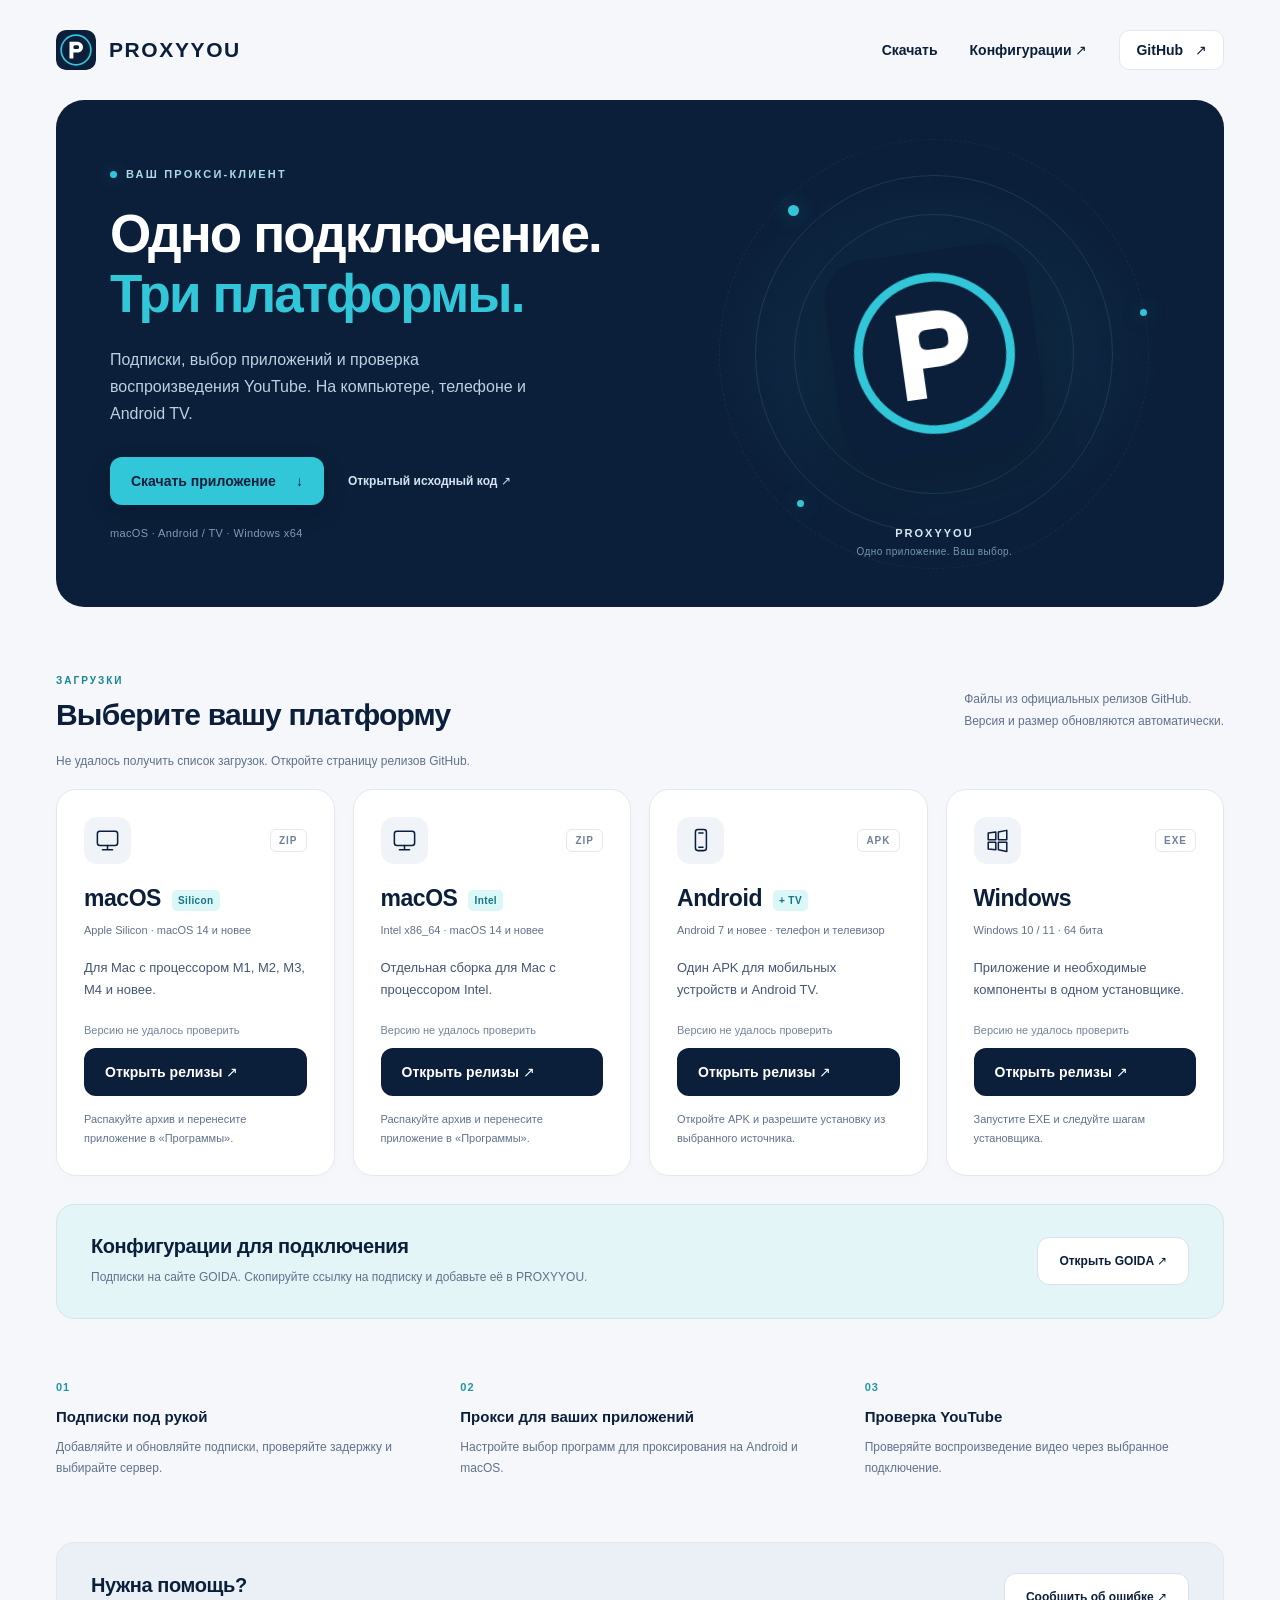
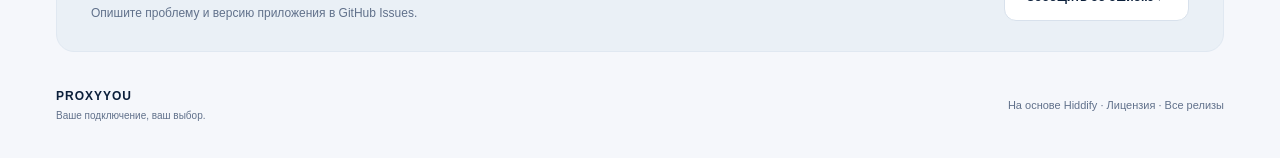
<file: site/index.html>
<!doctype html>
<html lang="ru">
<head>
  <meta charset="utf-8">
  <meta name="viewport" content="width=device-width, initial-scale=1">
  <meta name="description" content="PROXYYOU — прокси-клиент для macOS, Android, Android TV и Windows. Загрузите приложение из официальных релизов GitHub.">
  <meta name="theme-color" content="#0b1f3a">
  <meta http-equiv="Content-Security-Policy" content="default-src 'self'; script-src 'self'; style-src 'self'; img-src 'self' data:; connect-src https://api.github.com; base-uri 'self'; form-action 'none'; object-src 'none'">
  <title>PROXYYOU — скачать приложение</title>
  <link rel="icon" href="icon.svg" type="image/svg+xml">
  <link rel="apple-touch-icon" href="icon.png">
  <link rel="stylesheet" href="style.css">
  <script type="module" src="downloads.mjs"></script>
</head>
<body>
  <a class="skip" href="#downloads">Перейти к загрузкам</a>
  <header class="nav wrap">
    <a class="brand" href="./" aria-label="PROXYYOU — главная"><img src="icon.svg" width="40" height="40" alt=""><span>PROXYYOU</span></a>
    <nav aria-label="Навигация"><a href="#downloads">Скачать</a><a href="https://lynatick.github.io/goida/" target="_blank" rel="noopener noreferrer">Конфигурации ↗</a><a class="github" href="https://github.com/lynatick/proxyyou" target="_blank" rel="noopener noreferrer">GitHub <span aria-hidden="true">↗</span></a></nav>
  </header>
  <main class="wrap">
    <section class="hero" aria-labelledby="title">
      <div class="hero-copy"><p class="eyebrow"><span></span> ВАШ ПРОКСИ-КЛИЕНТ</p><h1 id="title">Одно подключение.<br><span>Три платформы.</span></h1><p class="lead">Подписки, выбор приложений и проверка воспроизведения YouTube. На компьютере, телефоне и Android TV.</p><div class="hero-actions"><a class="button primary" href="#downloads">Скачать приложение <span aria-hidden="true">↓</span></a><a class="source" href="https://github.com/lynatick/proxyyou" target="_blank" rel="noopener noreferrer">Открытый исходный код ↗</a></div><p class="hero-note">macOS · Android / TV · Windows x64</p></div>
      <div class="hero-art" aria-hidden="true"><div class="orbit orbit-one"></div><div class="orbit orbit-two"></div><div class="orbit orbit-three"></div><img src="icon.svg" width="220" height="220" alt=""><span class="orbit-dot dot-one"></span><span class="orbit-dot dot-two"></span><span class="orbit-dot dot-three"></span><div class="art-label">PROXYYOU<span>Одно приложение. Ваш выбор.</span></div></div>
    </section>
    <section class="downloads" id="downloads" aria-labelledby="downloads-title">
      <div class="section-heading"><div><p class="section-label">ЗАГРУЗКИ</p><h2 id="downloads-title">Выберите вашу платформу</h2></div><p>Файлы из официальных релизов GitHub.<br>Версия и размер обновляются автоматически.</p></div>
      <p class="release-status" id="release-status" role="status">Проверяем доступные версии…</p>
      <div class="cards">
        <article class="platform" data-platform="macos"><div class="platform-top"><span class="platform-symbol" aria-hidden="true"><svg viewBox="0 0 32 32"><rect x="4" y="5" width="24" height="17" rx="3"/><path d="M16 22v5m-6 0h12"/></svg></span><span class="format">ZIP</span></div><h3>macOS <span class="tv-tag">Silicon</span></h3><p class="requirements">Apple Silicon · macOS 14 и новее</p><p class="platform-description">Для Mac с процессором M1, M2, M3, M4 и новее.</p><div class="version" data-version>Версия уточняется</div><a class="button download" data-download aria-disabled="true">Проверяем релиз <span aria-hidden="true">↓</span></a><p class="install">Распакуйте архив и перенесите приложение в «Программы».</p><details class="checksum" hidden><summary>Контрольная сумма SHA-256</summary><code data-checksum></code></details></article>
        <article class="platform" data-platform="macosIntel"><div class="platform-top"><span class="platform-symbol" aria-hidden="true"><svg viewBox="0 0 32 32"><rect x="4" y="5" width="24" height="17" rx="3"/><path d="M16 22v5m-6 0h12"/></svg></span><span class="format">ZIP</span></div><h3>macOS <span class="tv-tag">Intel</span></h3><p class="requirements">Intel x86_64 · macOS 14 и новее</p><p class="platform-description">Отдельная сборка для Mac с процессором Intel.</p><div class="version" data-version>Версия уточняется</div><a class="button download" data-download aria-disabled="true">Проверяем релиз <span aria-hidden="true">↓</span></a><p class="install">Распакуйте архив и перенесите приложение в «Программы».</p><details class="checksum" hidden><summary>Контрольная сумма SHA-256</summary><code data-checksum></code></details></article>
        <article class="platform" data-platform="android"><div class="platform-top"><span class="platform-symbol" aria-hidden="true"><svg viewBox="0 0 32 32"><rect x="10" y="3" width="13" height="25" rx="3"/><path d="M14 24h5m-5-17h5"/></svg></span><span class="format">APK</span></div><h3>Android <span class="tv-tag">+ TV</span></h3><p class="requirements">Android 7 и новее · телефон и телевизор</p><p class="platform-description">Один APK для мобильных устройств и Android TV.</p><div class="version" data-version>Версия уточняется</div><a class="button download" data-download aria-disabled="true">Проверяем релиз <span aria-hidden="true">↓</span></a><p class="install">Откройте APK и разрешите установку из выбранного источника.</p><details class="checksum" hidden><summary>Контрольная сумма SHA-256</summary><code data-checksum></code></details></article>
        <article class="platform" data-platform="windows"><div class="platform-top"><span class="platform-symbol" aria-hidden="true"><svg viewBox="0 0 32 32"><path d="M5 7l9-1v9H5zm12-1l10-2v11H17zM5 18h9v9l-9-1zm12 0h10v11l-10-2z"/></svg></span><span class="format">EXE</span></div><h3>Windows</h3><p class="requirements">Windows 10 / 11 · 64 бита</p><p class="platform-description">Приложение и необходимые компоненты в одном установщике.</p><div class="version" data-version>Версия уточняется</div><a class="button download" data-download aria-disabled="true">Проверяем релиз <span aria-hidden="true">↓</span></a><p class="install">Запустите EXE и следуйте шагам установщика.</p><details class="checksum" hidden><summary>Контрольная сумма SHA-256</summary><code data-checksum></code></details></article>
      </div>
    </section>
    <section class="help configurations" aria-labelledby="configurations-title"><div><h2 id="configurations-title">Конфигурации для подключения</h2><p>Подписки на сайте GOIDA. Скопируйте ссылку на подписку и добавьте её в PROXYYOU.</p></div><a class="button secondary" href="https://lynatick.github.io/goida/" target="_blank" rel="noopener noreferrer">Открыть GOIDA ↗</a></section>
    <section class="features" aria-label="Возможности приложения"><div><span class="feature-number">01</span><h3>Подписки под рукой</h3><p>Добавляйте и обновляйте подписки, проверяйте задержку и выбирайте сервер.</p></div><div><span class="feature-number">02</span><h3>Прокси для ваших приложений</h3><p>Настройте выбор программ для проксирования на Android и macOS.</p></div><div><span class="feature-number">03</span><h3>Проверка YouTube</h3><p>Проверяйте воспроизведение видео через выбранное подключение.</p></div></section>
    <section class="help"><div><h2>Нужна помощь?</h2><p>Опишите проблему и версию приложения в GitHub Issues.</p></div><a class="button secondary" href="https://github.com/lynatick/proxyyou/issues" target="_blank" rel="noopener noreferrer">Сообщить об ошибке ↗</a></section>
  </main>
  <footer class="wrap"><div class="footer-brand">PROXYYOU <span>Ваше подключение, ваш выбор.</span></div><div>На основе <a href="https://github.com/hiddify/hiddify-app">Hiddify</a> · <a href="https://github.com/lynatick/proxyyou/blob/main/LICENSE.md">Лицензия</a> · <a href="https://github.com/lynatick/proxyyou/releases">Все релизы</a></div></footer>
</body>
</html>
</file>
<file: site/style.css>
:root{color-scheme:light;--ink:#0b1f3a;--muted:#61718b;--cyan:#31c7d8;--line:#e2e8f0;--paper:#f5f7fb;font-family:-apple-system,BlinkMacSystemFont,"Segoe UI",sans-serif;color:var(--ink);background:var(--paper);font-synthesis:none}*{box-sizing:border-box}html{scroll-behavior:smooth;scroll-padding-top:28px}body{margin:0}a{color:inherit;text-decoration:none}button,a,summary{-webkit-tap-highlight-color:transparent}a:focus-visible,summary:focus-visible{outline:3px solid #1095a6;outline-offset:5px}.wrap{max-width:1232px;padding:0 32px;margin:auto}.nav{height:100px;display:flex;align-items:center;justify-content:space-between}.brand{display:flex;align-items:center;gap:13px;font-size:21px;font-weight:800;letter-spacing:1.6px}.brand img{border-radius:10px}.nav nav{display:flex;align-items:center;gap:32px;font-size:14px;font-weight:600}.github{padding:11px 16px;border:1px solid var(--line);border-radius:10px;background:#fff}.github span{padding-left:8px}.hero{background:var(--ink);border-radius:28px;color:#fff;display:grid;grid-template-columns:1.25fr 1fr;padding:68px 54px;overflow:hidden;min-height:490px;position:relative}.eyebrow{display:flex;align-items:center;gap:9px;font-size:11px;letter-spacing:2.2px;font-weight:650;margin:0 0 24px;color:#abd9e4}.eyebrow span{width:7px;height:7px;border-radius:50%;background:var(--cyan);box-shadow:0 0 16px #31c7d85c}h1{font-size:clamp(36px,4.15vw,53px);letter-spacing:-1.9px;line-height:1.13;margin:0 0 22px;font-weight:750}h1 span{color:var(--cyan)}.lead{font-size:16px;line-height:1.7;color:#bdd0e0;max-width:430px;margin:0 0 30px}.hero-actions{display:flex;align-items:center;gap:24px;flex-wrap:wrap}.button{display:inline-flex;justify-content:center;align-items:center;gap:20px;min-height:48px;border-radius:12px;padding:13px 21px;font-size:14px;font-weight:650;transition:background .18s,transform .18s}.button:hover{transform:translateY(-2px)}.primary{background:var(--cyan);color:var(--ink);box-shadow:0 8px 24px #0002}.primary:hover{background:#61d5e2}.source{font-size:12px;font-weight:550;color:#d3e3f0}.hero-note{margin:22px 0 0;font-size:11px;color:#829ab4;letter-spacing:.35px}.hero-art{position:relative;display:flex;align-items:center;justify-content:center;min-height:320px;background:radial-gradient(ellipse,#16445e88 0,transparent 68%)}.hero-art>img{position:relative;z-index:1;width:205px;height:205px;border-radius:40px;filter:drop-shadow(0 18px 30px #0004);transform:rotate(-8deg)}.orbit{position:absolute;border:1px solid #578ca03a;border-radius:50%;width:280px;height:280px}.orbit-two{width:358px;height:358px}.orbit-three{width:430px;height:430px;border-style:dashed;opacity:.55}.orbit-dot{position:absolute;width:11px;height:11px;border-radius:50%;background:var(--cyan);box-shadow:0 0 20px #31c7d866}.dot-one{top:37px;left:89px}.dot-two{right:23px;top:141px;width:7px;height:7px}.dot-three{bottom:32px;left:98px;width:7px;height:7px}.art-label{position:absolute;bottom:-18px;text-align:center;font-size:11px;letter-spacing:2px;font-weight:750;color:#d9e9f2}.art-label span{display:block;font-size:10px;font-weight:400;letter-spacing:.4px;color:#7897ae;margin-top:7px}.downloads{padding-top:68px}.section-heading{display:flex;align-items:flex-end;justify-content:space-between;gap:28px;margin-bottom:22px}.section-label{font-size:10px;font-weight:750;letter-spacing:2px;color:#198494;margin:0 0 12px}h2{font-size:30px;letter-spacing:-.8px;margin:0}.section-heading>p{font-size:12px;color:var(--muted);line-height:1.8;margin:0}.release-status{font-size:12px;color:var(--muted);margin:0 0 18px;min-height:17px}.cards{display:grid;grid-template-columns:repeat(4,1fr);gap:18px}.platform{padding:27px;border:1px solid var(--line);border-radius:20px;background:#fff;box-shadow:0 5px 20px #18354b03}.platform-top{display:flex;justify-content:space-between;align-items:center;margin-bottom:21px}.platform-symbol{display:inline-flex;padding:10px;background:#f0f4f9;border-radius:13px}.platform-symbol svg{width:27px;height:27px;fill:none;stroke:var(--ink);stroke-width:1.8;stroke-linecap:round;stroke-linejoin:round}.format{font-size:10px;letter-spacing:1px;font-weight:650;color:#71819a;border:1px solid var(--line);padding:5px 8px;border-radius:6px}h3{margin:0;font-size:23px;letter-spacing:-.45px}.tv-tag{font-size:10px;letter-spacing:.4px;vertical-align:middle;background:#dcf7f8;color:#127583;border-radius:5px;padding:5px 6px;margin-left:5px}.requirements{font-size:11px;line-height:1.7;color:var(--muted);margin:9px 0 17px}.platform-description{font-size:13px;line-height:1.7;color:#445772;min-height:44px;margin:0 0 23px}.version{font-size:11px;color:#72849c;margin-bottom:12px}.download{width:100%;background:var(--ink);color:#fff;justify-content:space-between}.download:hover{background:#173957}.download[aria-disabled=true]{background:#eaf0f5;color:#7f91a8;cursor:default;transform:none}.install{font-size:11px;line-height:1.7;color:var(--muted);margin:14px 0 0;min-height:38px}.checksum{font-size:10px;color:var(--muted);margin-top:14px}.checksum summary{cursor:pointer}.checksum code{display:block;font-size:10px;overflow-wrap:anywhere;line-height:1.7;padding:10px 0}.features{display:grid;grid-template-columns:repeat(3,1fr);gap:45px;padding:62px 0}.feature-number{font-size:11px;color:#2197a5;letter-spacing:1px;font-weight:650;display:block;margin-bottom:15px}.features h3{font-size:15px;letter-spacing:0}.features p{font-size:12px;line-height:1.8;color:var(--muted);margin:12px 0 0}.help{display:flex;align-items:center;justify-content:space-between;padding:30px 34px;background:#eaf0f6;border:1px solid #e0e8f1;border-radius:18px;gap:25px}.help h2{font-size:20px;letter-spacing:-.4px}.help p{font-size:12px;color:var(--muted);margin:9px 0 0}.secondary{background:#fff;border:1px solid #d8e1ec;font-size:12px;white-space:nowrap}footer.wrap{padding-top:37px;padding-bottom:37px;display:flex;justify-content:space-between;align-items:center;gap:20px;font-size:11px;color:var(--muted)}.footer-brand{font-size:12px;font-weight:750;letter-spacing:1px;color:var(--ink)}.footer-brand span{display:block;font-size:10px;font-weight:400;letter-spacing:0;color:var(--muted);margin-top:7px}footer a:hover{text-decoration:underline}.skip{position:absolute;top:-80px;left:20px;z-index:10;padding:12px;background:white}.skip:focus{top:12px}@media(max-width:1000px){.cards{grid-template-columns:repeat(2,1fr)}.hero{padding:50px 36px;grid-template-columns:1.5fr 1fr}.hero-art>img{width:150px;height:150px}.orbit{width:220px;height:220px}.orbit-two{width:280px;height:280px}.orbit-three{width:340px;height:340px}.platform{padding:23px}.hero-actions{gap:16px}}@media(max-width:760px){.wrap{padding-left:20px;padding-right:20px}.nav{height:80px}.brand{font-size:17px;letter-spacing:1px}.brand img{width:33px;height:33px}.nav nav{gap:17px;font-size:12px}.github{padding:8px 11px}.hero{grid-template-columns:1fr;padding:38px 27px;border-radius:22px}.hero-art{display:none}h1{font-size:39px;letter-spacing:-1.4px}.lead{font-size:14px}.hero-actions{gap:18px}.downloads{padding-top:44px}.section-heading{align-items:flex-start;flex-direction:column;gap:13px}h2{font-size:26px}.section-heading>p{font-size:11px}.cards{grid-template-columns:1fr;gap:15px}.platform{padding:26px}.platform-description{min-height:0;margin-bottom:20px}.install{min-height:0}.features{grid-template-columns:1fr;gap:29px;padding:40px 0}.feature-number{margin-bottom:10px}.features p{margin-top:8px}.help{align-items:flex-start;flex-direction:column;padding:25px;gap:20px}footer.wrap{align-items:flex-start;flex-direction:column;gap:19px;padding-top:30px;padding-bottom:30px}}@media(prefers-reduced-motion:reduce){html{scroll-behavior:auto}.button{transition:none}}

.configurations{margin-top:28px;background:#e4f5f7;border-color:#cce8ed}.configurations p{line-height:1.7}
@media(max-width:760px){.nav{height:auto;min-height:80px;padding-top:18px;padding-bottom:18px;flex-wrap:wrap;gap:16px}.nav nav{flex-wrap:wrap}}
</file>
